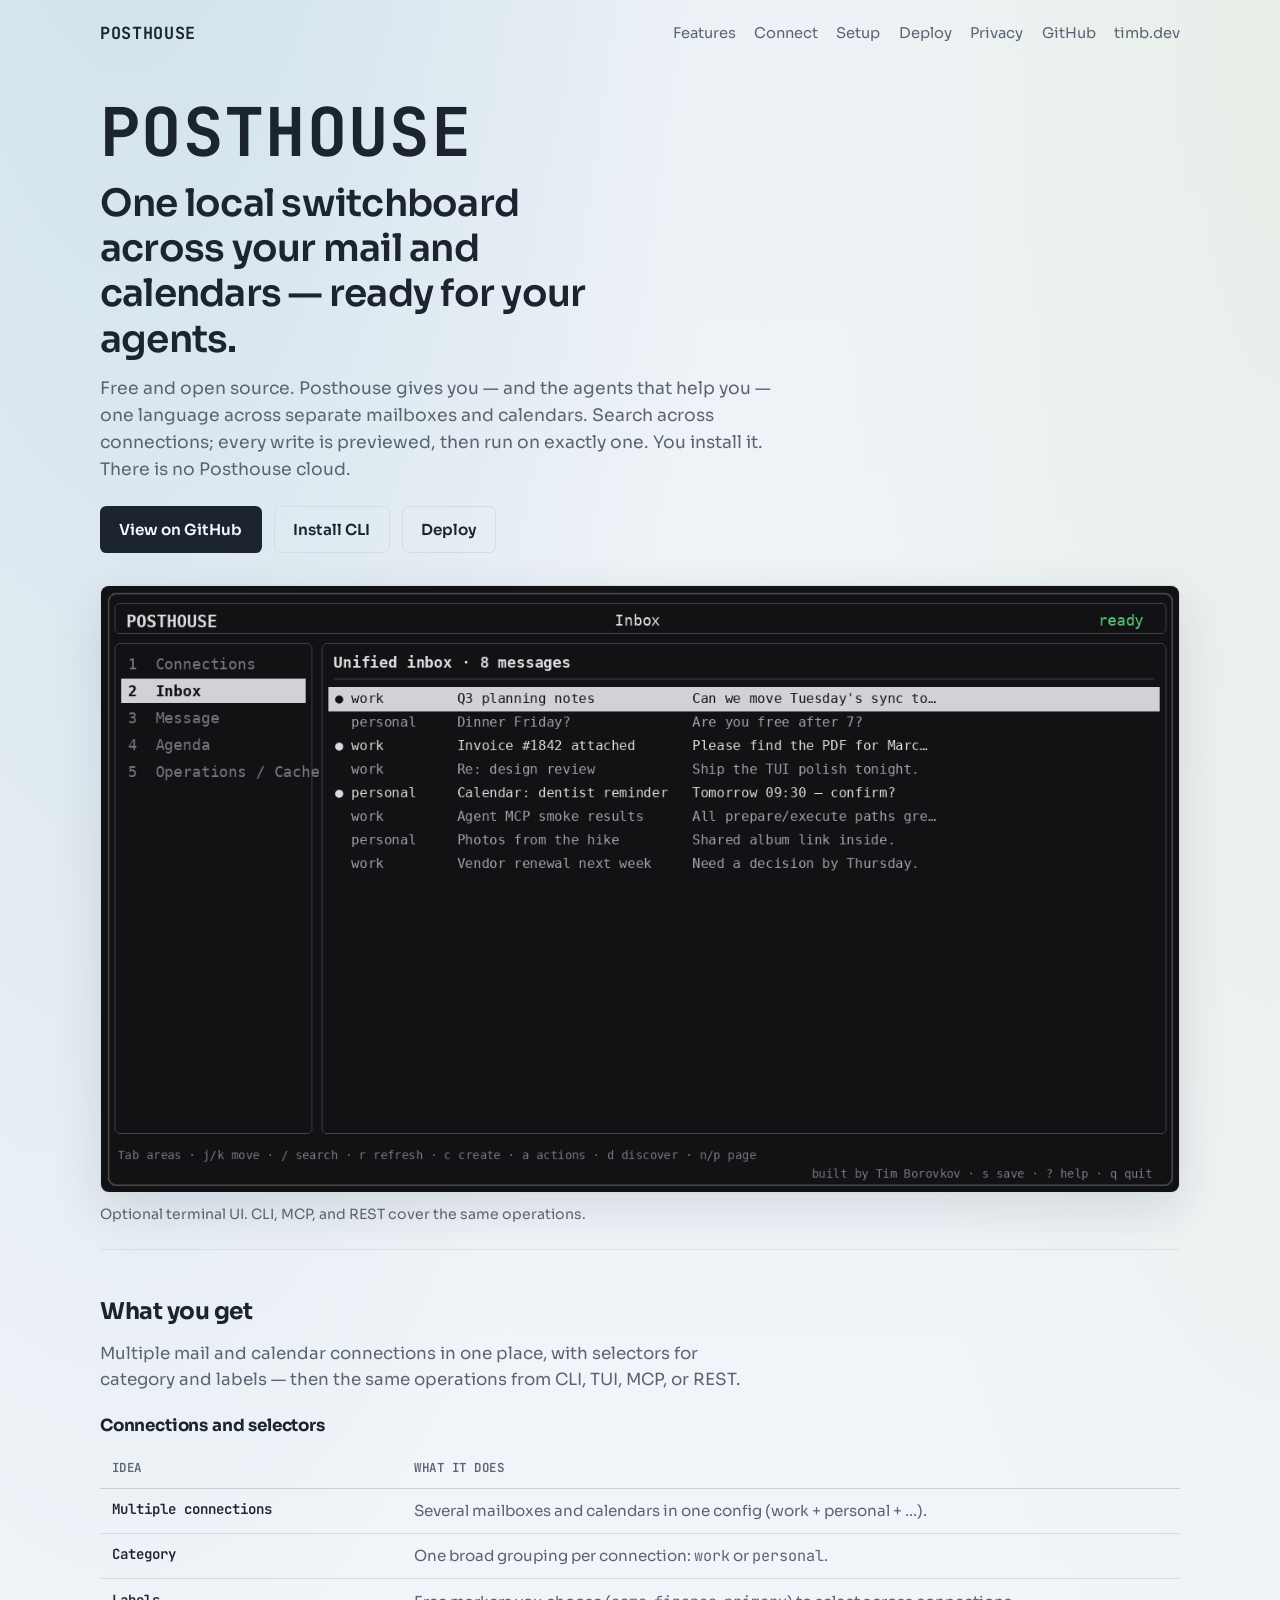
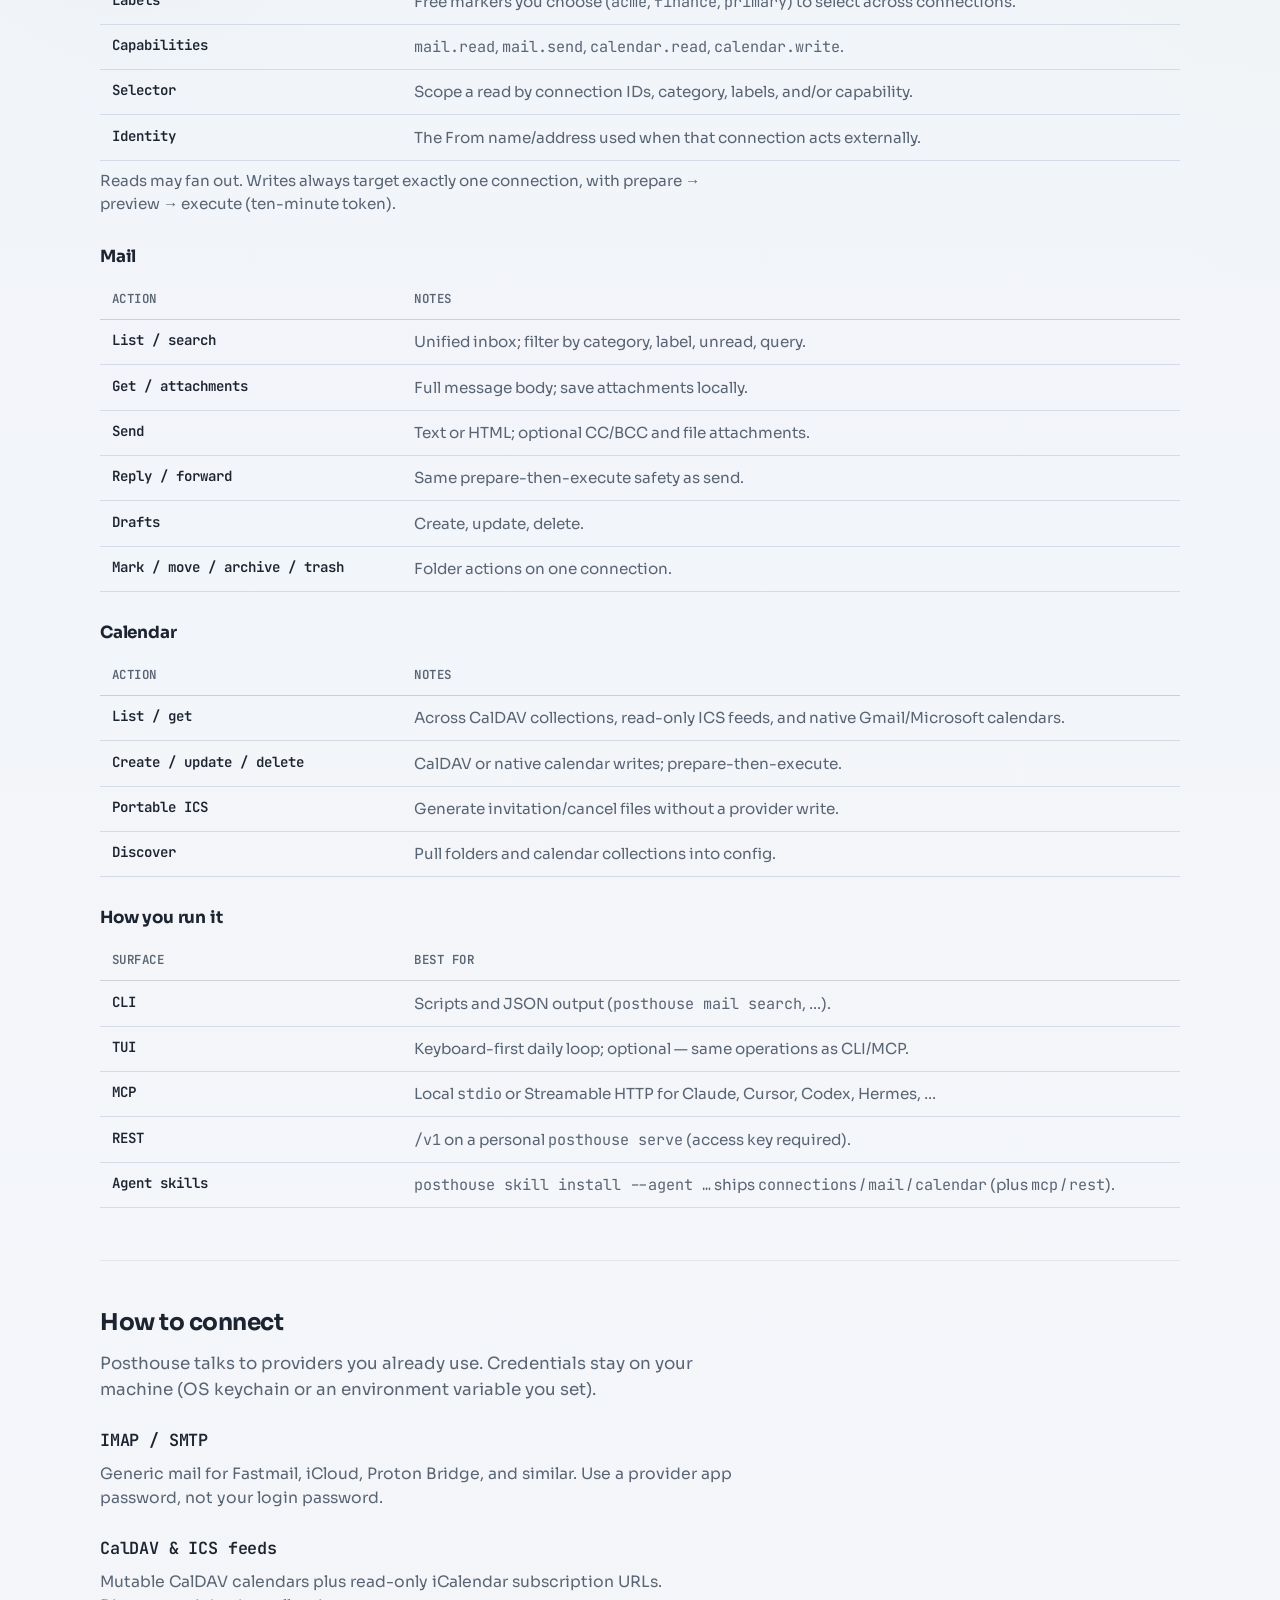
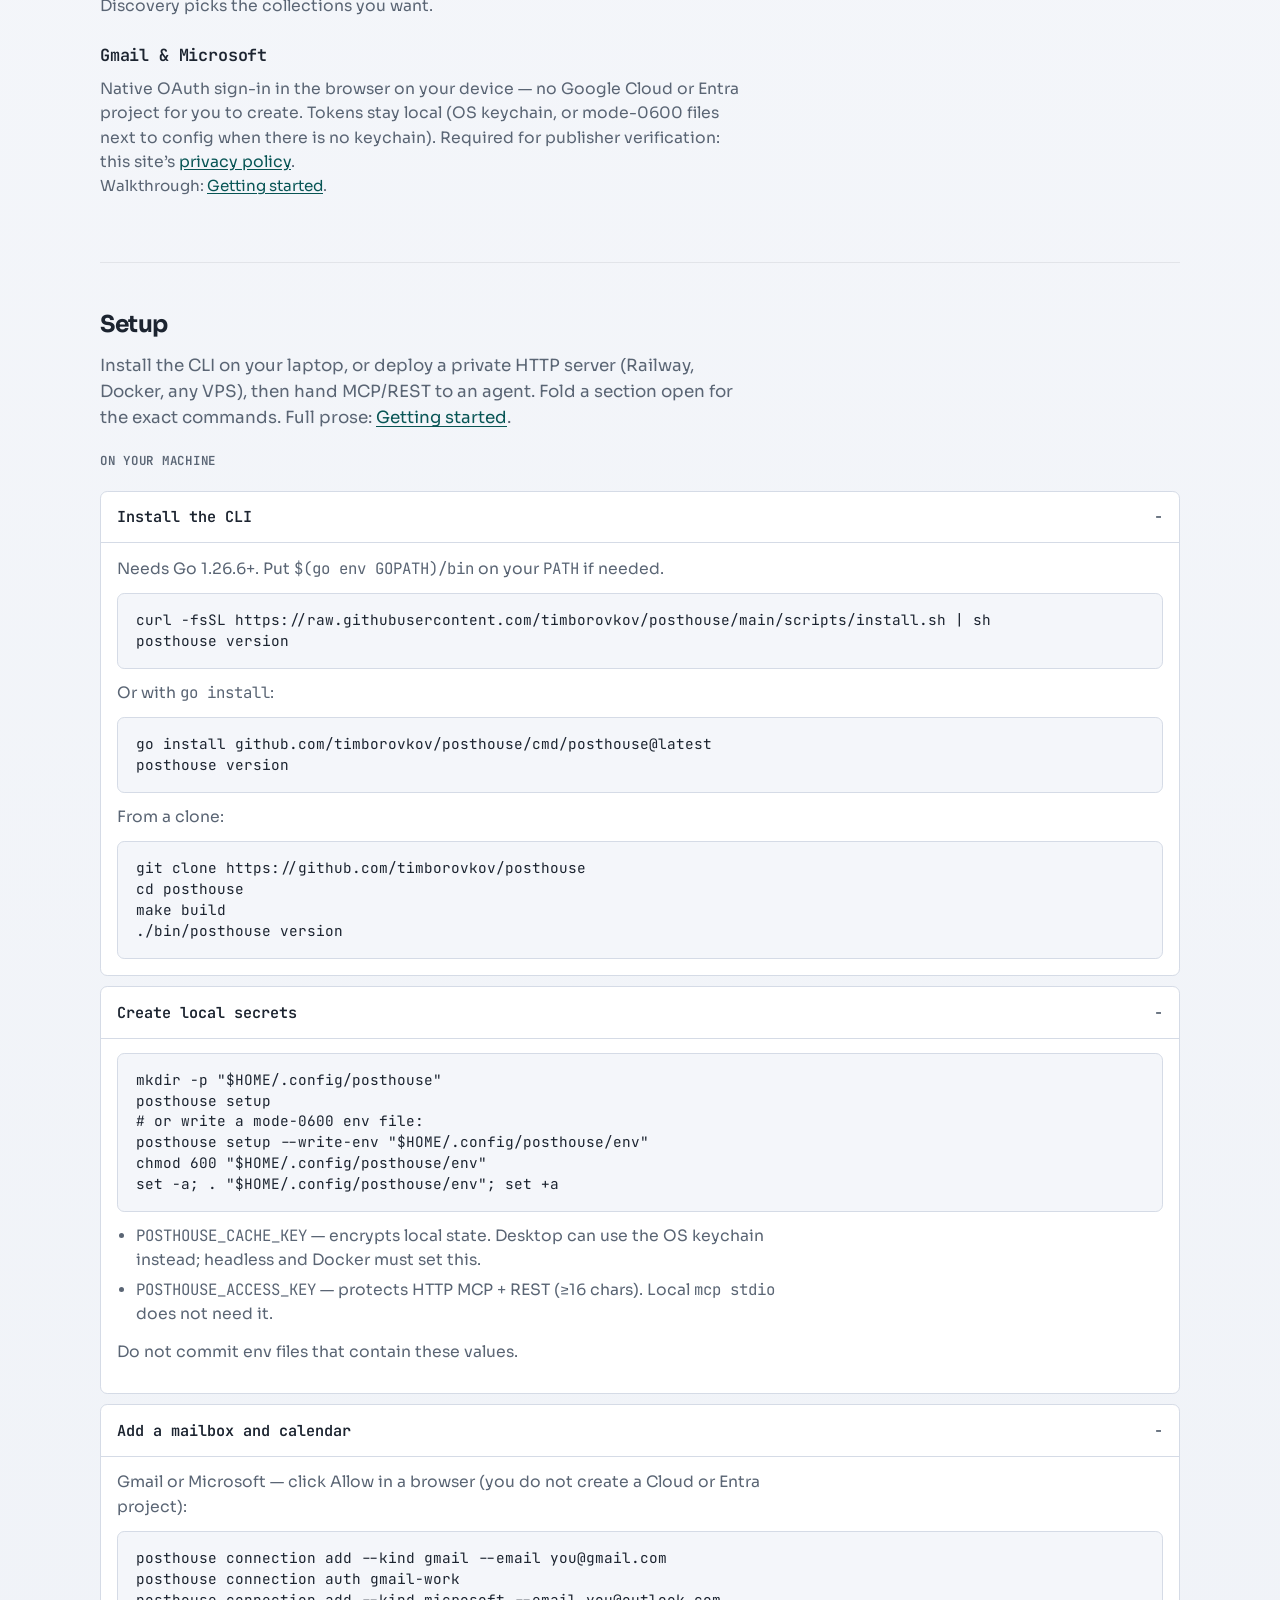
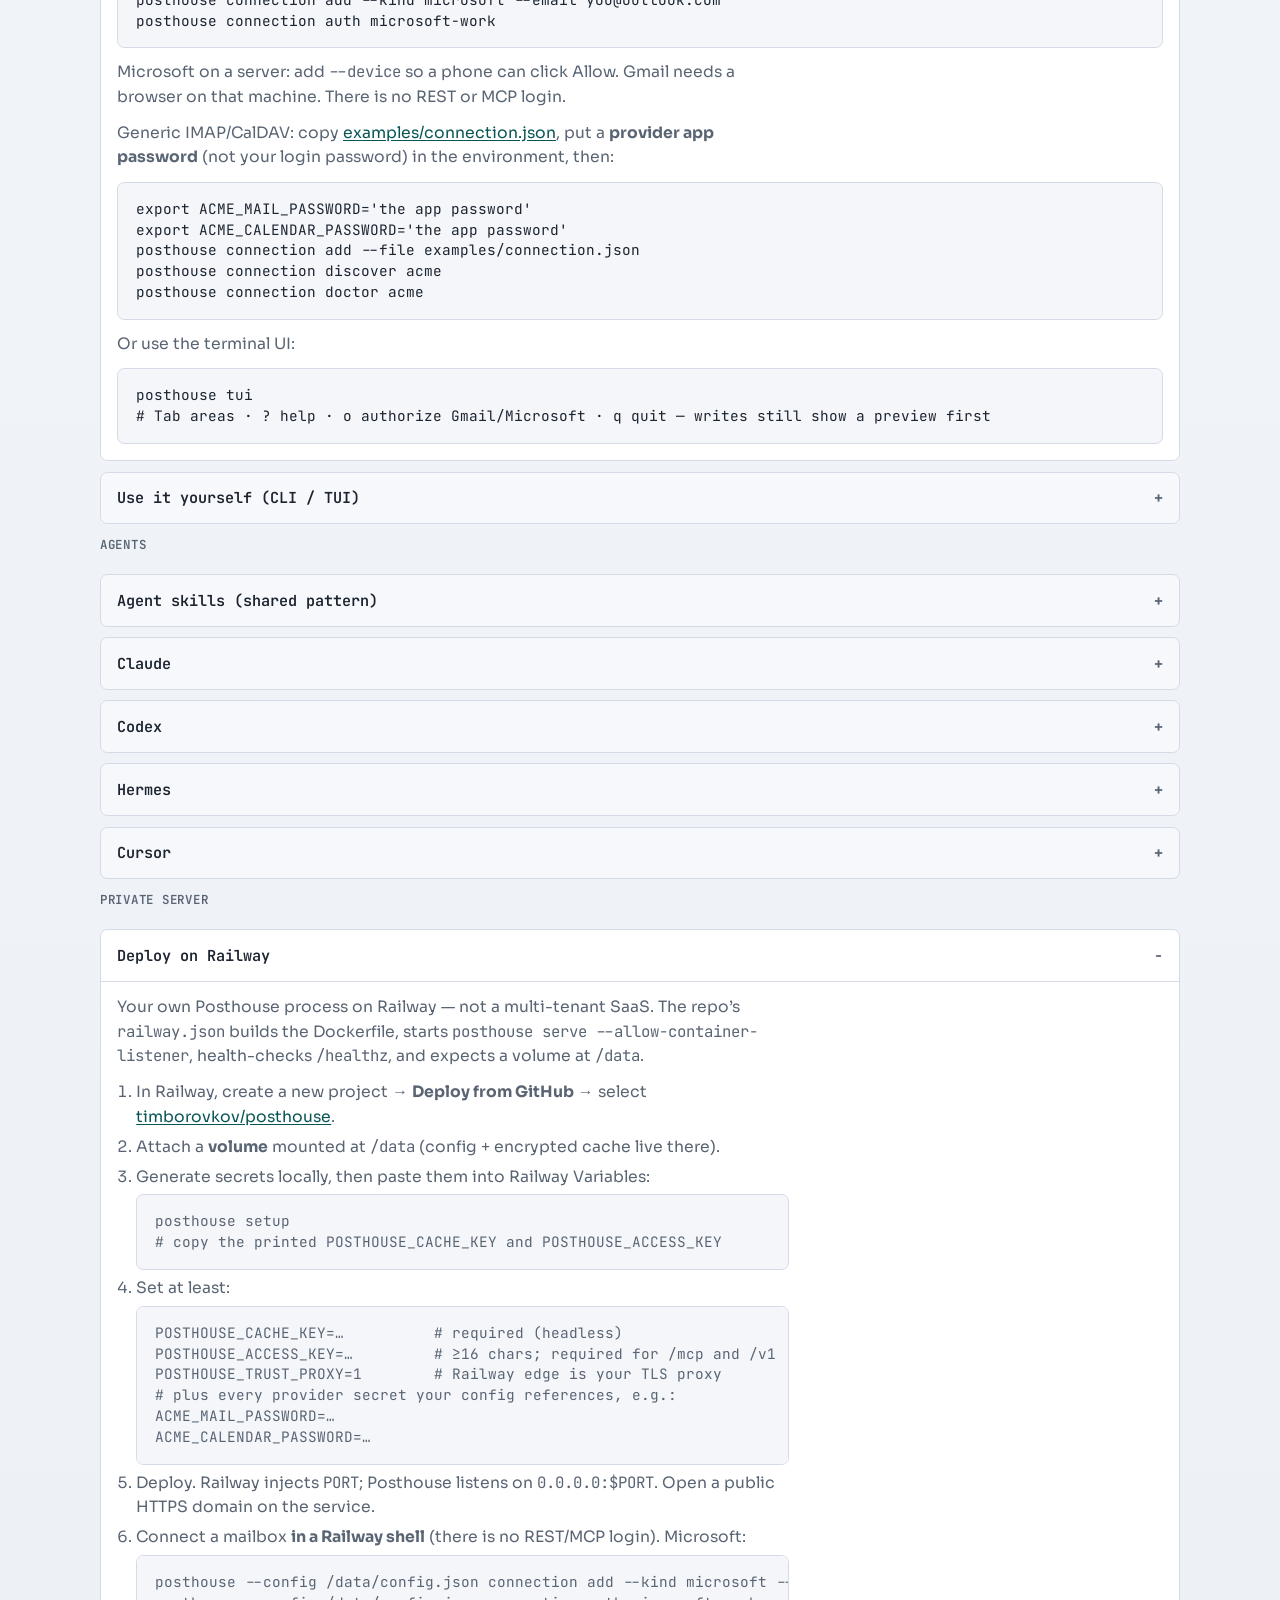
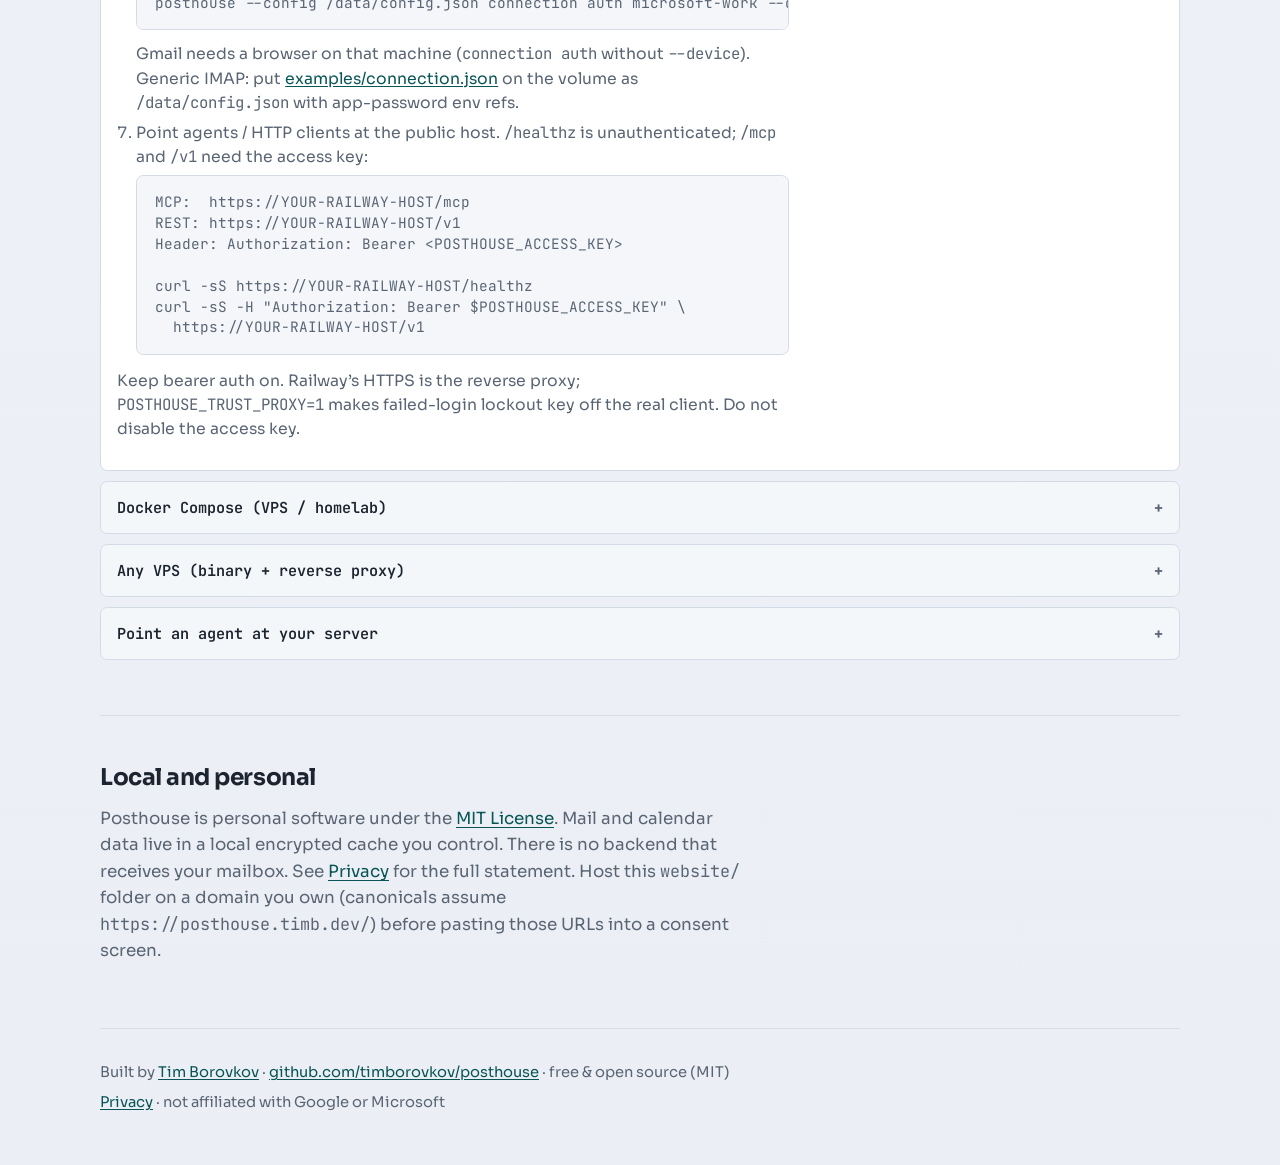
<file: website/index.html>
<!DOCTYPE html>
<html lang="en">
  <head>
    <meta charset="utf-8" />
    <meta name="viewport" content="width=device-width, initial-scale=1" />
    <title>Posthouse — local mail &amp; calendar switchboard</title>
    <meta
      name="description"
      content="Posthouse is a free, open-source, local-first CLI, MCP server, REST API, and terminal UI for multiple mail and calendar connections. Run it on your machine — not a hosted SaaS."
    />
    <meta name="author" content="Tim Borovkov" />
    <meta name="robots" content="index,follow" />
    <link rel="canonical" href="https://posthouse.timb.dev/" />
    <meta property="og:type" content="website" />
    <meta property="og:site_name" content="Posthouse" />
    <meta property="og:title" content="Posthouse — local mail &amp; calendar switchboard" />
    <meta
      property="og:description"
      content="One local switchboard across your mail and calendars — ready for your agents. Free and open source. You run it; nothing is hosted by Posthouse."
    />
    <meta property="og:url" content="https://posthouse.timb.dev/" />
    <meta property="og:image" content="https://posthouse.timb.dev/assets/tui-inbox.png" />
    <meta property="og:image:alt" content="Posthouse terminal UI showing a unified inbox" />
    <meta name="twitter:card" content="summary_large_image" />
    <meta name="twitter:title" content="Posthouse — local mail &amp; calendar switchboard" />
    <meta
      name="twitter:description"
      content="Free, open-source, local-first mail and calendar tool for people and agents."
    />
    <meta name="twitter:image" content="https://posthouse.timb.dev/assets/tui-inbox.png" />
    <link rel="stylesheet" href="assets/site.css" />
    <link rel="preconnect" href="https://fonts.googleapis.com" />
    <link rel="preconnect" href="https://fonts.gstatic.com" crossorigin />
    <link
      href="https://fonts.googleapis.com/css2?family=JetBrains+Mono:wght@500;700&family=Sora:wght@400;600;700&display=swap"
      rel="stylesheet"
    />
    <script type="application/ld+json">
      {
        "@context": "https://schema.org",
        "@type": "SoftwareApplication",
        "name": "Posthouse",
        "applicationCategory": "UtilitiesApplication",
        "operatingSystem": "Linux, macOS, Windows",
        "offers": {
          "@type": "Offer",
          "price": "0",
          "priceCurrency": "USD"
        },
        "license": "https://opensource.org/licenses/MIT",
        "url": "https://posthouse.timb.dev/",
        "codeRepository": "https://github.com/timborovkov/posthouse",
        "description": "Personal, local-first CLI, MCP server, REST API, and terminal UI for multiple mail and calendar connections.",
        "author": {
          "@type": "Person",
          "name": "Tim Borovkov",
          "url": "https://timb.dev"
        },
        "isAccessibleForFree": true
      }
    </script>
  </head>
  <body>
    <header class="wrap site-header">
      <a class="brand" href="/">POSTHOUSE</a>
      <nav class="nav" aria-label="Primary">
        <a href="#features">Features</a>
        <a href="#connect">Connect</a>
        <a href="#setup">Setup</a>
        <a href="#setup-railway">Deploy</a>
        <a href="privacy.html">Privacy</a>
        <a href="https://github.com/timborovkov/posthouse">GitHub</a>
        <a href="https://timb.dev">timb.dev</a>
      </nav>
    </header>

    <main>
      <section class="wrap hero" aria-labelledby="hero-brand">
        <p class="hero-brand" id="hero-brand">POSTHOUSE</p>
        <h1>One local switchboard across your mail and calendars — ready for your agents.</h1>
        <p class="lede">
          Free and open source. Posthouse gives you — and the agents that help
          you — one language across separate mailboxes and calendars. Search
          across connections; every write is previewed, then run on exactly one.
          You install it. There is no Posthouse cloud.
        </p>
        <div class="cta-row">
          <a class="btn btn-primary" href="https://github.com/timborovkov/posthouse">View on GitHub</a>
          <a class="btn btn-ghost" href="#setup-cli">Install CLI</a>
          <a class="btn btn-ghost" href="#setup-railway">Deploy</a>
        </div>
        <img
          class="shot"
          src="assets/tui-inbox.png"
          width="1280"
          height="720"
          alt="Posthouse terminal UI: unified inbox with work and personal demo messages"
        />
        <p class="shot-caption">
          Optional terminal UI. CLI, MCP, and REST cover the same operations.
        </p>
      </section>

      <section class="wrap section" id="features" aria-labelledby="features-title">
        <h2 id="features-title">What you get</h2>
        <p>
          Multiple mail and calendar connections in one place, with selectors
          for category and labels — then the same operations from CLI, TUI, MCP,
          or REST.
        </p>

        <h3>Connections and selectors</h3>
        <div class="table-wrap">
          <table class="feat">
            <thead>
              <tr>
                <th scope="col">Idea</th>
                <th scope="col">What it does</th>
              </tr>
            </thead>
            <tbody>
              <tr>
                <td>Multiple connections</td>
                <td>Several mailboxes and calendars in one config (work + personal + …).</td>
              </tr>
              <tr>
                <td>Category</td>
                <td>One broad grouping per connection: <code>work</code> or <code>personal</code>.</td>
              </tr>
              <tr>
                <td>Labels</td>
                <td>Free markers you choose (<code>acme</code>, <code>finance</code>, <code>primary</code>) to select across connections.</td>
              </tr>
              <tr>
                <td>Capabilities</td>
                <td><code>mail.read</code>, <code>mail.send</code>, <code>calendar.read</code>, <code>calendar.write</code>.</td>
              </tr>
              <tr>
                <td>Selector</td>
                <td>Scope a read by connection IDs, category, labels, and/or capability.</td>
              </tr>
              <tr>
                <td>Identity</td>
                <td>The From name/address used when that connection acts externally.</td>
              </tr>
            </tbody>
          </table>
        </div>
        <p class="note">
          Reads may fan out. Writes always target exactly one connection, with
          prepare → preview → execute (ten-minute token).
        </p>

        <h3>Mail</h3>
        <div class="table-wrap">
          <table class="feat">
            <thead>
              <tr>
                <th scope="col">Action</th>
                <th scope="col">Notes</th>
              </tr>
            </thead>
            <tbody>
              <tr>
                <td>List / search</td>
                <td>Unified inbox; filter by category, label, unread, query.</td>
              </tr>
              <tr>
                <td>Get / attachments</td>
                <td>Full message body; save attachments locally.</td>
              </tr>
              <tr>
                <td>Send</td>
                <td>Text or HTML; optional CC/BCC and file attachments.</td>
              </tr>
              <tr>
                <td>Reply / forward</td>
                <td>Same prepare-then-execute safety as send.</td>
              </tr>
              <tr>
                <td>Drafts</td>
                <td>Create, update, delete.</td>
              </tr>
              <tr>
                <td>Mark / move / archive / trash</td>
                <td>Folder actions on one connection.</td>
              </tr>
            </tbody>
          </table>
        </div>

        <h3>Calendar</h3>
        <div class="table-wrap">
          <table class="feat">
            <thead>
              <tr>
                <th scope="col">Action</th>
                <th scope="col">Notes</th>
              </tr>
            </thead>
            <tbody>
              <tr>
                <td>List / get</td>
                <td>Across CalDAV collections, read-only ICS feeds, and native Gmail/Microsoft calendars.</td>
              </tr>
              <tr>
                <td>Create / update / delete</td>
                <td>CalDAV or native calendar writes; prepare-then-execute.</td>
              </tr>
              <tr>
                <td>Portable ICS</td>
                <td>Generate invitation/cancel files without a provider write.</td>
              </tr>
              <tr>
                <td>Discover</td>
                <td>Pull folders and calendar collections into config.</td>
              </tr>
            </tbody>
          </table>
        </div>

        <h3>How you run it</h3>
        <div class="table-wrap">
          <table class="feat">
            <thead>
              <tr>
                <th scope="col">Surface</th>
                <th scope="col">Best for</th>
              </tr>
            </thead>
            <tbody>
              <tr>
                <td>CLI</td>
                <td>Scripts and JSON output (<code>posthouse mail search</code>, …).</td>
              </tr>
              <tr>
                <td>TUI</td>
                <td>Keyboard-first daily loop; optional — same operations as CLI/MCP.</td>
              </tr>
              <tr>
                <td>MCP</td>
                <td>Local <code>stdio</code> or Streamable HTTP for Claude, Cursor, Codex, Hermes, …</td>
              </tr>
              <tr>
                <td>REST</td>
                <td><code>/v1</code> on a personal <code>posthouse serve</code> (access key required).</td>
              </tr>
              <tr>
                <td>Agent skills</td>
                <td><code>posthouse skill install --agent …</code> ships <code>connections</code> / <code>mail</code> / <code>calendar</code> (plus <code>mcp</code> / <code>rest</code>).</td>
              </tr>
            </tbody>
          </table>
        </div>
      </section>

      <section class="wrap section" id="connect" aria-labelledby="connect-title">
        <h2 id="connect-title">How to connect</h2>
        <p>
          Posthouse talks to providers you already use. Credentials stay on your
          machine (OS keychain or an environment variable you set).
        </p>
        <ul class="connect-list">
          <li>
            <h3>IMAP / SMTP</h3>
            <p>
              Generic mail for Fastmail, iCloud, Proton Bridge, and similar.
              Use a provider app password, not your login password.
            </p>
          </li>
          <li>
            <h3>CalDAV &amp; ICS feeds</h3>
            <p>
              Mutable CalDAV calendars plus read-only iCalendar subscription
              URLs. Discovery picks the collections you want.
            </p>
          </li>
          <li>
            <h3>Gmail &amp; Microsoft</h3>
            <p>
              Native OAuth sign-in in the browser on your device — no Google
              Cloud or Entra project for you to create. Tokens stay local
              (OS keychain, or mode-0600 files next to config when there is no
              keychain). Required for publisher verification: this site’s
              <a href="privacy.html">privacy policy</a>.
            </p>
          </li>
        </ul>
        <p class="note">
          Walkthrough:
          <a href="https://github.com/timborovkov/posthouse/blob/main/GETTING-STARTED.md"
            >Getting started</a
          >.
        </p>
      </section>

      <section class="wrap section" id="setup" aria-labelledby="setup-title">
        <h2 id="setup-title">Setup</h2>
        <p>
          Install the CLI on your laptop, or deploy a private HTTP server
          (Railway, Docker, any VPS), then hand MCP/REST to an agent. Fold a
          section open for the exact commands. Full prose:
          <a href="https://github.com/timborovkov/posthouse/blob/main/GETTING-STARTED.md"
            >Getting started</a
          >.
        </p>

        <p class="setup-group">On your machine</p>

        <details class="setup-block" id="setup-cli" open>
          <summary><span class="setup-title">Install the CLI</span></summary>
          <div class="setup-body">
            <p>Needs Go 1.26.6+. Put <code>$(go env GOPATH)/bin</code> on your <code>PATH</code> if needed.</p>
            <pre><code>curl -fsSL https://raw.githubusercontent.com/timborovkov/posthouse/main/scripts/install.sh | sh
posthouse version</code></pre>
            <p>Or with <code>go install</code>:</p>
            <pre><code>go install github.com/timborovkov/posthouse/cmd/posthouse@latest
posthouse version</code></pre>
            <p>From a clone:</p>
            <pre><code>git clone https://github.com/timborovkov/posthouse
cd posthouse
make build
./bin/posthouse version</code></pre>
          </div>
        </details>

        <details class="setup-block" id="setup-secrets" open>
          <summary><span class="setup-title">Create local secrets</span></summary>
          <div class="setup-body">
            <pre><code>mkdir -p "$HOME/.config/posthouse"
posthouse setup
# or write a mode-0600 env file:
posthouse setup --write-env "$HOME/.config/posthouse/env"
chmod 600 "$HOME/.config/posthouse/env"
set -a; . "$HOME/.config/posthouse/env"; set +a</code></pre>
            <ul>
              <li><code>POSTHOUSE_CACHE_KEY</code> — encrypts local state. Desktop can use the OS keychain instead; headless and Docker must set this.</li>
              <li><code>POSTHOUSE_ACCESS_KEY</code> — protects HTTP MCP + REST (≥16 chars). Local <code>mcp stdio</code> does not need it.</li>
            </ul>
            <p>Do not commit env files that contain these values.</p>
          </div>
        </details>

        <details class="setup-block" id="setup-connection" open>
          <summary><span class="setup-title">Add a mailbox and calendar</span></summary>
          <div class="setup-body">
            <p>
              Gmail or Microsoft — click Allow in a browser (you do not create a
              Cloud or Entra project):
            </p>
            <pre><code>posthouse connection add --kind gmail --email you@gmail.com
posthouse connection auth gmail-work
posthouse connection add --kind microsoft --email you@outlook.com
posthouse connection auth microsoft-work</code></pre>
            <p>
              Microsoft on a server: add <code>--device</code> so a phone can
              click Allow. Gmail needs a browser on that machine. There is no
              REST or MCP login.
            </p>
            <p>
              Generic IMAP/CalDAV: copy
              <a href="https://github.com/timborovkov/posthouse/blob/main/examples/connection.json"
                >examples/connection.json</a
              >, put a <strong>provider app password</strong> (not your login password) in the environment, then:
            </p>
            <pre><code>export ACME_MAIL_PASSWORD='the app password'
export ACME_CALENDAR_PASSWORD='the app password'
posthouse connection add --file examples/connection.json
posthouse connection discover acme
posthouse connection doctor acme</code></pre>
            <p>Or use the terminal UI:</p>
            <pre><code>posthouse tui
# Tab areas · ? help · o authorize Gmail/Microsoft · q quit — writes still show a preview first</code></pre>
          </div>
        </details>

        <details class="setup-block" id="setup-yourself">
          <summary><span class="setup-title">Use it yourself (CLI / TUI)</span></summary>
          <div class="setup-body">
            <pre><code>posthouse mail list --category work --label primary --unread
posthouse mail search --query renewal --page-size 25
posthouse calendar list --start 2026-08-01T00:00:00Z --end 2026-09-01T00:00:00Z
posthouse tui</code></pre>
            <p>
              Writes prepare a ten-minute token — inspect with
              <code>operation show</code>, then <code>operation execute</code>.
              Nothing is sent until execute.
            </p>
          </div>
        </details>

        <p class="setup-group">Agents</p>

        <details class="setup-block" id="setup-skills">
          <summary><span class="setup-title">Agent skills (shared pattern)</span></summary>
          <div class="setup-body">
            <p>
              Skills teach CLI, MCP, and REST — including prepare-before-execute.
              <code>--agent</code> accepts <code>claude</code>, <code>cursor</code>,
              <code>codex</code>, or <code>hermes</code>.
            </p>
            <pre><code>posthouse skill install --agent claude connections mail calendar
posthouse skill list
# transports when needed:
# posthouse skill install --agent claude mcp
# posthouse skill install --agent claude --all
# or: posthouse skill install --dir PATH connections mail calendar</code></pre>
            <p>Pick the surface that matches how you run Posthouse:</p>
            <ul>
              <li>CLI on this machine → <code>connections mail calendar</code></li>
              <li>Local MCP → <code>posthouse mcp stdio</code> + the <code>mcp</code> skill</li>
              <li>Server URL → <code>rest</code> and/or <code>mcp</code> skills + <code>POSTHOUSE_ACCESS_KEY</code></li>
            </ul>
          </div>
        </details>

        <details class="setup-block" id="setup-claude">
          <summary><span class="setup-title">Claude</span></summary>
          <div class="setup-body">
            <p>Install the CLI first (above), then skills:</p>
            <pre><code>posthouse skill install --agent claude connections mail calendar</code></pre>
            <p>Register local MCP stdio in your MCP client config (no access key):</p>
            <pre><code>{
  "mcpServers": {
    "posthouse": {
      "command": "/absolute/path/to/posthouse",
      "args": ["mcp", "stdio"],
      "env": {
        "POSTHOUSE_CACHE_KEY": "...",
        "ACME_MAIL_PASSWORD": "..."
      }
    }
  }
}</code></pre>
            <p>Use <code>which posthouse</code> for the absolute path after install.</p>
          </div>
        </details>

        <details class="setup-block" id="setup-codex">
          <summary><span class="setup-title">Codex</span></summary>
          <div class="setup-body">
            <p>Install the Posthouse binary, then skills and the same MCP stdio config pattern as Claude:</p>
            <pre><code>posthouse skill install --agent codex connections mail calendar</code></pre>
            <pre><code>{
  "mcpServers": {
    "posthouse": {
      "command": "/absolute/path/to/posthouse",
      "args": ["mcp", "stdio"]
    }
  }
}</code></pre>
          </div>
        </details>

        <details class="setup-block" id="setup-hermes">
          <summary><span class="setup-title">Hermes</span></summary>
          <div class="setup-body">
            <p>
              Install the CLI, then Hermes skills. Hermes calls the same MCP tools
              (<code>messages_search</code>, prepare/execute, and so on.
            </p>
            <pre><code>posthouse skill install --agent hermes connections mail calendar</code></pre>
            <p>Local stdio (same JSON shape as Claude/Codex), or remote HTTPS:</p>
            <pre><code># Local: posthouse mcp stdio via the MCP client config
# Remote MCP:
#   URL:    https://your-host/mcp
#   Header: Authorization: Bearer &lt;POSTHOUSE_ACCESS_KEY&gt;</code></pre>
          </div>
        </details>

        <details class="setup-block" id="setup-cursor">
          <summary><span class="setup-title">Cursor</span></summary>
          <div class="setup-body">
            <p>Install the CLI, then Cursor skills and an MCP server entry:</p>
            <pre><code>posthouse skill install --agent cursor connections mail calendar</code></pre>
            <pre><code>{
  "mcpServers": {
    "posthouse": {
      "command": "/absolute/path/to/posthouse",
      "args": ["mcp", "stdio"]
    }
  }
}</code></pre>
            <p>
              For a private server instead, point Cursor at
              <code>https://your-host/mcp</code> with
              <code>Authorization: Bearer &lt;POSTHOUSE_ACCESS_KEY&gt;</code>.
            </p>
          </div>
        </details>

        <p class="setup-group" id="setup-deploy">Private server</p>

        <details class="setup-block" id="setup-railway" open>
          <summary><span class="setup-title">Deploy on Railway</span></summary>
          <div class="setup-body">
            <p>
              Your own Posthouse process on Railway — not a multi-tenant SaaS.
              The repo’s <code>railway.json</code> builds the Dockerfile, starts
              <code>posthouse serve --allow-container-listener</code>, health-checks
              <code>/healthz</code>, and expects a volume at <code>/data</code>.
            </p>
            <ol>
              <li>
                In Railway, create a new project →
                <strong>Deploy from GitHub</strong> → select
                <a href="https://github.com/timborovkov/posthouse">timborovkov/posthouse</a>.
              </li>
              <li>
                Attach a <strong>volume</strong> mounted at <code>/data</code>
                (config + encrypted cache live there).
              </li>
              <li>
                Generate secrets locally, then paste them into Railway Variables:
                <pre><code>posthouse setup
# copy the printed POSTHOUSE_CACHE_KEY and POSTHOUSE_ACCESS_KEY</code></pre>
              </li>
              <li>
                Set at least:
                <pre><code>POSTHOUSE_CACHE_KEY=…          # required (headless)
POSTHOUSE_ACCESS_KEY=…         # ≥16 chars; required for /mcp and /v1
POSTHOUSE_TRUST_PROXY=1        # Railway edge is your TLS proxy
# plus every provider secret your config references, e.g.:
ACME_MAIL_PASSWORD=…
ACME_CALENDAR_PASSWORD=…</code></pre>
              </li>
              <li>
                Deploy. Railway injects <code>PORT</code>; Posthouse listens on
                <code>0.0.0.0:$PORT</code>. Open a public HTTPS domain on the service.
              </li>
              <li>
                Connect a mailbox <strong>in a Railway shell</strong> (there is
                no REST/MCP login). Microsoft:
                <pre><code>posthouse --config /data/config.json connection add --kind microsoft --email you@outlook.com
posthouse --config /data/config.json connection auth microsoft-work --device</code></pre>
                Gmail needs a browser on that machine (<code>connection auth</code>
                without <code>--device</code>). Generic IMAP: put
                <a href="https://github.com/timborovkov/posthouse/blob/main/examples/connection.json"
                  >examples/connection.json</a
                >
                on the volume as <code>/data/config.json</code> with app-password env refs.
              </li>
              <li>
                Point agents / HTTP clients at the public host.
                <code>/healthz</code> is unauthenticated; <code>/mcp</code> and
                <code>/v1</code> need the access key:
                <pre><code>MCP:  https://YOUR-RAILWAY-HOST/mcp
REST: https://YOUR-RAILWAY-HOST/v1
Header: Authorization: Bearer &lt;POSTHOUSE_ACCESS_KEY&gt;

curl -sS https://YOUR-RAILWAY-HOST/healthz
curl -sS -H "Authorization: Bearer $POSTHOUSE_ACCESS_KEY" \
  https://YOUR-RAILWAY-HOST/v1</code></pre>
              </li>
            </ol>
            <p>
              Keep bearer auth on. Railway’s HTTPS is the reverse proxy;
              <code>POSTHOUSE_TRUST_PROXY=1</code> makes failed-login lockout key
              off the real client. Do not disable the access key.
            </p>
          </div>
        </details>

        <details class="setup-block" id="setup-docker">
          <summary><span class="setup-title">Docker Compose (VPS / homelab)</span></summary>
          <div class="setup-body">
            <p>
              Same HTTP surface as Railway: Streamable MCP at <code>/mcp</code>,
              REST at <code>/v1</code>, behind an access key. Default Compose binds
              loopback only — put TLS in front for the internet.
            </p>
            <pre><code>git clone https://github.com/timborovkov/posthouse
cd posthouse
# with a local posthouse binary:
mkdir -p "$HOME/.config/posthouse"
posthouse setup --write-env .env
# or without a binary yet:
# cp .env.example .env
# edit .env: POSTHOUSE_CACHE_KEY, POSTHOUSE_ACCESS_KEY, provider passwords
docker compose up --build -d
# host: 127.0.0.1:8791 → container :8791
curl -sS http://127.0.0.1:8791/healthz
curl -sS -H "Authorization: Bearer $POSTHOUSE_ACCESS_KEY" \
  http://127.0.0.1:8791/v1</code></pre>
            <p>Expose remotely only behind TLS (Caddy, nginx, Traefik, …):</p>
            <pre><code># reverse-proxy https://mail.example.com → 127.0.0.1:8791
# then set on the container:
POSTHOUSE_TRUST_PROXY=1

# or, only on a private network / already-TLS host port:
docker compose -f docker-compose.yml -f docker-compose.private.yml up --build -d</code></pre>
            <p>
              Data persists in the <code>posthouse-data</code> volume at
              <code>/data</code>. Full flags:
              <a href="https://github.com/timborovkov/posthouse/blob/main/INSTALLATION-AND-USAGE-GUIDE.md"
                >Installation guide</a
              >.
            </p>
          </div>
        </details>

        <details class="setup-block" id="setup-vps">
          <summary><span class="setup-title">Any VPS (binary + reverse proxy)</span></summary>
          <div class="setup-body">
            <p>
              Install the CLI on the server, write secrets, then run
              <code>posthouse serve</code> behind HTTPS.
            </p>
            <pre><code># on the VPS
curl -fsSL https://raw.githubusercontent.com/timborovkov/posthouse/main/scripts/install.sh | sh
sudo mkdir -p /etc/posthouse /var/lib/posthouse
sudo chown "$USER":"$USER" /etc/posthouse /var/lib/posthouse
posthouse setup --write-env /etc/posthouse/env
chmod 600 /etc/posthouse/env
# put connections in /var/lib/posthouse/config.json
set -a; . /etc/posthouse/env; set +a
posthouse --config /var/lib/posthouse/config.json serve --address 127.0.0.1:8791</code></pre>
            <p>
              Terminate TLS on Caddy/nginx to <code>127.0.0.1:8791</code>, set
              <code>POSTHOUSE_TRUST_PROXY=1</code>, and keep
              <code>POSTHOUSE_ACCESS_KEY</code>. Hosts that inject
              <code>PORT</code> (PaaS containers) need
              <code>--allow-container-listener</code> or
              <code>POSTHOUSE_ALLOW_CONTAINER_LISTENER=1</code> — same as Railway.
            </p>
            <pre><code>MCP:  https://mail.example.com/mcp
REST: https://mail.example.com/v1
Authorization: Bearer &lt;POSTHOUSE_ACCESS_KEY&gt;

curl -sS https://mail.example.com/healthz</code></pre>
          </div>
        </details>

        <details class="setup-block" id="setup-remote-agents">
          <summary><span class="setup-title">Point an agent at your server</span></summary>
          <div class="setup-body">
            <p>
              After Railway, Docker, or a VPS is up, teach the agent the HTTP
              skills and the URL — not local <code>stdio</code>.
            </p>
            <pre><code>posthouse skill install --agent claude rest mcp
# (or cursor / codex / hermes; add connections mail calendar if the agent also runs the CLI)</code></pre>
            <pre><code># MCP over HTTPS
URL:     https://YOUR-HOST/mcp
Header:  Authorization: Bearer &lt;POSTHOUSE_ACCESS_KEY&gt;

# REST
curl -sS -H "Authorization: Bearer $POSTHOUSE_ACCESS_KEY" \
  https://YOUR-HOST/v1
# Writes still prepare → preview → POST /v1/operations/execute</code></pre>
          </div>
        </details>
      </section>

      <section class="wrap section" id="about" aria-labelledby="about-title">
        <h2 id="about-title">Local and personal</h2>
        <p>
          Posthouse is personal software under the
          <a href="https://github.com/timborovkov/posthouse/blob/main/LICENSE">MIT License</a>.
          Mail and calendar data live in a local encrypted cache you control.
          There is no backend that receives your mailbox. See
          <a href="privacy.html">Privacy</a> for the full statement.
          Host this <code>website/</code> folder on a domain you own (canonicals
          assume <code>https://posthouse.timb.dev/</code>) before pasting those
          URLs into a consent screen.
        </p>
      </section>
    </main>

    <footer class="wrap site-footer">
      <p>
        Built by
        <a href="https://timb.dev">Tim Borovkov</a>
        ·
        <a href="https://github.com/timborovkov/posthouse">github.com/timborovkov/posthouse</a>
        · free &amp; open source (MIT)
      </p>
      <p>
        <a href="privacy.html">Privacy</a>
        · not affiliated with Google or Microsoft
      </p>
    </footer>
    <script>
      (function () {
        function openHash() {
          var id = location.hash.slice(1);
          if (!id) return;
          var el = document.getElementById(id);
          if (el && el.tagName === "DETAILS") {
            el.open = true;
            el.scrollIntoView({ block: "nearest" });
          }
        }
        openHash();
        window.addEventListener("hashchange", openHash);
      })();
    </script>
  </body>
</html>
</file>
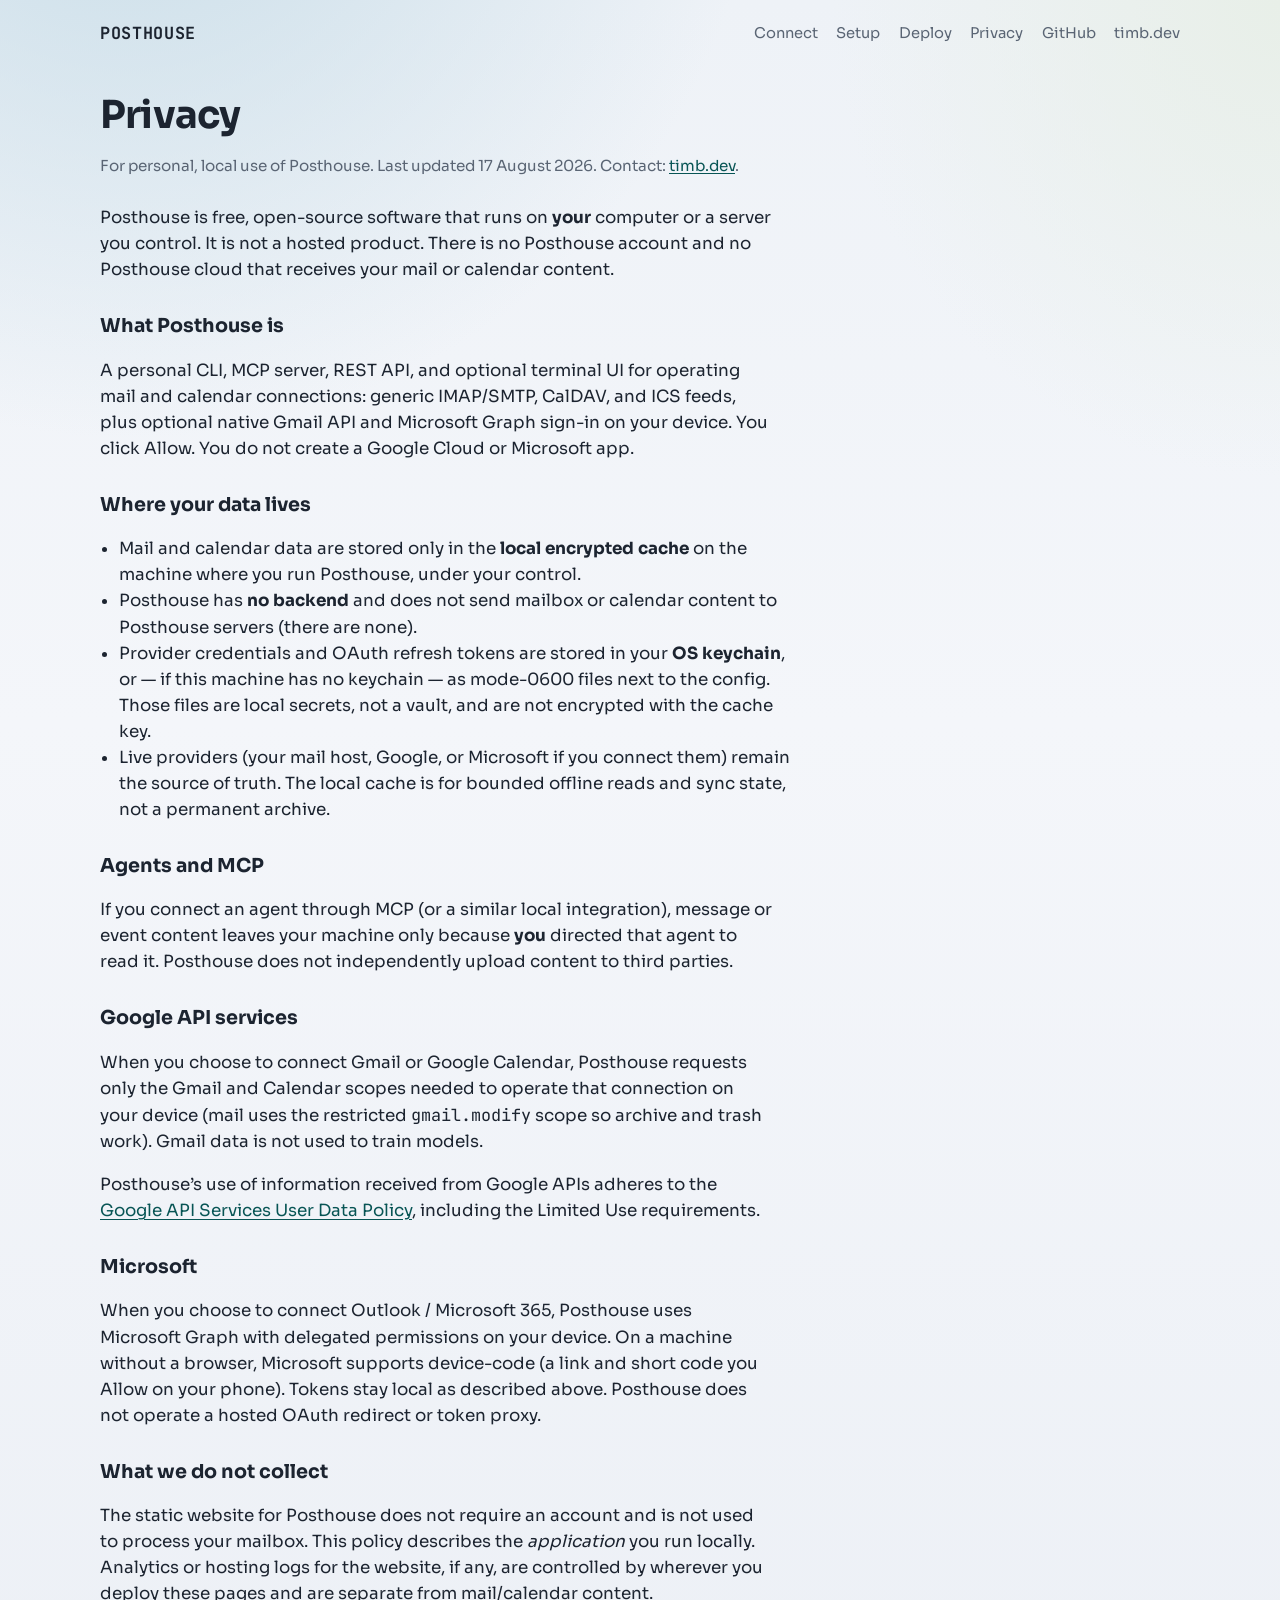
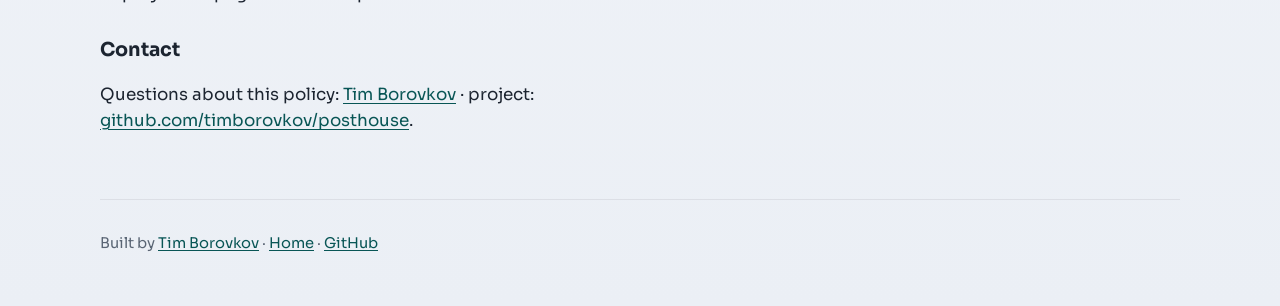
<file: website/privacy.html>
<!DOCTYPE html>
<html lang="en">
  <head>
    <meta charset="utf-8" />
    <meta name="viewport" content="width=device-width, initial-scale=1" />
    <title>Privacy — Posthouse</title>
    <meta
      name="description"
      content="Posthouse privacy policy: local-first mail and calendar software. No Posthouse backend. Mailbox data stays on your machine. Optional Google/Microsoft sign-in is on-device."
    />
    <meta name="author" content="Tim Borovkov" />
    <meta name="robots" content="index,follow" />
    <link rel="canonical" href="https://posthouse.timb.dev/privacy.html" />
    <meta property="og:type" content="website" />
    <meta property="og:site_name" content="Posthouse" />
    <meta property="og:title" content="Privacy — Posthouse" />
    <meta
      property="og:description"
      content="Posthouse runs on your machine. Mail and calendar data stay in a local encrypted cache. There is no Posthouse cloud."
    />
    <meta property="og:url" content="https://posthouse.timb.dev/privacy.html" />
    <meta property="og:image" content="https://posthouse.timb.dev/assets/tui-inbox.png" />
    <link rel="stylesheet" href="assets/site.css" />
    <link rel="preconnect" href="https://fonts.googleapis.com" />
    <link rel="preconnect" href="https://fonts.gstatic.com" crossorigin />
    <link
      href="https://fonts.googleapis.com/css2?family=JetBrains+Mono:wght@500;700&family=Sora:wght@400;600;700&display=swap"
      rel="stylesheet"
    />
  </head>
  <body>
    <header class="wrap site-header">
      <a class="brand" href="/">POSTHOUSE</a>
      <nav class="nav" aria-label="Primary">
        <a href="/#connect">Connect</a>
        <a href="/#setup">Setup</a>
        <a href="/#setup-railway">Deploy</a>
        <a href="privacy.html">Privacy</a>
        <a href="https://github.com/timborovkov/posthouse">GitHub</a>
        <a href="https://timb.dev">timb.dev</a>
      </nav>
    </header>

    <main class="wrap privacy-body">
      <h1>Privacy</h1>
      <p class="meta">
        For personal, local use of Posthouse. Last updated 17 August 2026.
        Contact:
        <a href="https://timb.dev">timb.dev</a>.
      </p>

      <p>
        Posthouse is free, open-source software that runs on
        <strong>your</strong> computer or a server you control. It is not a
        hosted product. There is no Posthouse account and no Posthouse cloud
        that receives your mail or calendar content.
      </p>

      <h2>What Posthouse is</h2>
      <p>
        A personal CLI, MCP server, REST API, and optional terminal UI for
        operating mail and calendar connections: generic IMAP/SMTP, CalDAV, and
        ICS feeds, plus optional native Gmail API and Microsoft Graph sign-in
        on your device. You click Allow. You do not create a Google Cloud or
        Microsoft app.
      </p>

      <h2>Where your data lives</h2>
      <ul>
        <li>
          Mail and calendar data are stored only in the
          <strong>local encrypted cache</strong> on the machine where you run
          Posthouse, under your control.
        </li>
        <li>
          Posthouse has <strong>no backend</strong> and does not send mailbox or
          calendar content to Posthouse servers (there are none).
        </li>
        <li>
          Provider credentials and OAuth refresh tokens are stored in your
          <strong>OS keychain</strong>, or — if this machine has no keychain —
          as mode-0600 files next to the config. Those files are local secrets,
          not a vault, and are not encrypted with the cache key.
        </li>
        <li>
          Live providers (your mail host, Google, or Microsoft if you connect
          them) remain the source of truth. The local cache is for
          bounded offline reads and sync state, not a permanent archive.
        </li>
      </ul>

      <h2>Agents and MCP</h2>
      <p>
        If you connect an agent through MCP (or a similar local integration),
        message or event content leaves your machine only because
        <strong>you</strong> directed that agent to read it. Posthouse does not
        independently upload content to third parties.
      </p>

      <h2>Google API services</h2>
      <p>
        When you choose to connect Gmail or Google Calendar, Posthouse requests
        only the Gmail and Calendar scopes needed to operate that connection on
        your device (mail uses the restricted <code>gmail.modify</code> scope so
        archive and trash work). Gmail data is not used to train models.
      </p>
      <p>
        Posthouse’s use of information received from Google APIs adheres to the
        <a href="https://developers.google.com/terms/api-services-user-data-policy"
          >Google API Services User Data Policy</a
        >, including the Limited Use requirements.
      </p>

      <h2>Microsoft</h2>
      <p>
        When you choose to connect Outlook / Microsoft 365, Posthouse uses
        Microsoft Graph with delegated permissions on your device. On a machine
        without a browser, Microsoft supports device-code (a link and short code
        you Allow on your phone). Tokens stay local as described above.
        Posthouse does not operate a hosted OAuth redirect or token proxy.
      </p>

      <h2>What we do not collect</h2>
      <p>
        The static website for Posthouse does not require an account and is not
        used to process your mailbox. This policy describes the
        <em>application</em> you run locally. Analytics or hosting logs for the
        website, if any, are controlled by wherever you deploy these pages and
        are separate from mail/calendar content.
      </p>

      <h2>Contact</h2>
      <p>
        Questions about this policy:
        <a href="https://timb.dev">Tim Borovkov</a>
        · project:
        <a href="https://github.com/timborovkov/posthouse"
          >github.com/timborovkov/posthouse</a
        >.
      </p>
    </main>

    <footer class="wrap site-footer">
      <p>
        Built by
        <a href="https://timb.dev">Tim Borovkov</a>
        ·
        <a href="/">Home</a>
        ·
        <a href="https://github.com/timborovkov/posthouse">GitHub</a>
      </p>
    </footer>
  </body>
</html>
</file>
<file: website/assets/site.css>
:root {
  --ink: #1c2430;
  --muted: #5a6574;
  --line: #d5dbe6;
  --paper: #f4f6fa;
  --panel: #ffffff;
  --accent: #0d6e6e;
  --accent-ink: #085555;
  --glow: #c8dde8;
  --shadow: 0 18px 50px rgba(28, 36, 48, 0.12);
  --mono: "JetBrains Mono", "Cascadia Code", ui-monospace, monospace;
  --sans: "Sora", "Segoe UI", sans-serif;
}

*,
*::before,
*::after {
  box-sizing: border-box;
}

html {
  scroll-behavior: smooth;
  -webkit-text-size-adjust: 100%;
  text-size-adjust: 100%;
}

body {
  margin: 0;
  color: var(--ink);
  font-family: var(--sans);
  font-size: 1.05rem;
  line-height: 1.55;
  background:
    radial-gradient(ellipse 90% 60% at 10% -10%, var(--glow), transparent 55%),
    radial-gradient(ellipse 70% 50% at 100% 0%, #e8efe8, transparent 50%),
    linear-gradient(180deg, #eef2f7 0%, var(--paper) 38%, #ebeff5 100%);
  min-height: 100vh;
  overflow-x: clip;
}

a {
  color: var(--accent-ink);
  text-underline-offset: 0.15em;
}

a:hover {
  color: var(--accent);
}

a:focus-visible,
.btn:focus-visible,
.nav a:focus-visible,
.brand:focus-visible,
.setup-block > summary:focus-visible {
  outline: 2px solid var(--accent);
  outline-offset: 3px;
}

.setup-title {
  font: inherit;
}

.btn:focus-visible {
  outline-offset: 2px;
}

.wrap {
  width: min(1080px, calc(100% - 2.5rem));
  margin-inline: auto;
}

.site-header {
  display: flex;
  align-items: center;
  justify-content: space-between;
  gap: 1rem;
  padding: 1.25rem 0 0.5rem;
}

.brand {
  font-family: var(--mono);
  font-weight: 700;
  font-size: 1.05rem;
  letter-spacing: 0.04em;
  text-decoration: none;
  color: var(--ink);
}

.nav {
  display: flex;
  flex-wrap: wrap;
  gap: 0.85rem 1.15rem;
  font-size: 0.92rem;
}

.nav a {
  text-decoration: none;
  color: var(--muted);
}

.nav a:hover {
  color: var(--ink);
}

.hero {
  padding: 2.75rem 0 1.5rem;
}

.hero-brand {
  margin: 0 0 1rem;
  font-family: var(--mono);
  font-size: clamp(2.4rem, 7vw, 4.2rem);
  font-weight: 700;
  letter-spacing: 0.02em;
  line-height: 1;
}

.hero h1 {
  margin: 0 0 0.85rem;
  max-width: 18ch;
  font-size: clamp(1.55rem, 3.4vw, 2.35rem);
  font-weight: 600;
  line-height: 1.2;
  letter-spacing: -0.02em;
}

.hero .lede {
  margin: 0 0 1.5rem;
  max-width: 42rem;
  color: var(--muted);
  font-size: 1.08rem;
}

.cta-row {
  display: flex;
  flex-wrap: wrap;
  gap: 0.75rem;
  margin-bottom: 2rem;
}

.btn {
  display: inline-flex;
  align-items: center;
  justify-content: center;
  min-height: 2.75rem;
  padding: 0.65rem 1.15rem;
  border-radius: 0.4rem;
  border: 1px solid transparent;
  font-family: var(--sans);
  font-size: 0.95rem;
  font-weight: 600;
  text-decoration: none;
  transition: background 0.15s ease, color 0.15s ease, border-color 0.15s ease;
}

.btn-primary {
  background: var(--ink);
  color: #f7f9fc;
}

.btn-primary:hover {
  background: #2a3545;
  color: #fff;
}

.btn-ghost {
  background: transparent;
  border-color: var(--line);
  color: var(--ink);
}

.btn-ghost:hover {
  border-color: var(--muted);
  color: var(--accent-ink);
}

.shot {
  display: block;
  width: 100%;
  max-width: 100%;
  height: auto;
  border-radius: 0.55rem;
  border: 1px solid var(--line);
  box-shadow: var(--shadow);
  background: #121214;
}

.shot-caption {
  margin: 0.65rem 0 0;
  color: var(--muted);
  font-size: 0.88rem;
}

.section {
  padding: 2.75rem 0;
  border-top: 1px solid rgba(28, 36, 48, 0.08);
}

.section h2 {
  margin: 0 0 0.65rem;
  font-size: 1.45rem;
  letter-spacing: -0.02em;
}

.section > p {
  margin: 0 0 1.25rem;
  max-width: 40rem;
  color: var(--muted);
}

.connect-list {
  display: grid;
  gap: 1.25rem;
  margin: 0;
  padding: 0;
  list-style: none;
}

.connect-list li {
  padding: 0;
  border: none;
  background: none;
}

.connect-list h3 {
  margin: 0 0 0.35rem;
  font-family: var(--mono);
  font-size: 0.95rem;
  font-weight: 600;
}

.connect-list p {
  margin: 0;
  max-width: 40rem;
  color: var(--muted);
  font-size: 0.98rem;
}

.note {
  margin-top: 1.25rem;
  color: var(--muted);
  font-size: 0.95rem;
}

.section h3 {
  margin: 1.75rem 0 0.55rem;
  font-size: 1.05rem;
  letter-spacing: -0.01em;
}

.section h3:first-of-type {
  margin-top: 0.25rem;
}

.table-wrap {
  overflow-x: auto;
  -webkit-overflow-scrolling: touch;
  margin: 0 0 0.5rem;
  max-width: 100%;
}

.feat {
  width: 100%;
  min-width: 0;
  border-collapse: collapse;
  font-size: 0.95rem;
}

.feat th,
.feat td {
  padding: 0.65rem 0.75rem;
  text-align: left;
  vertical-align: top;
  border-bottom: 1px solid var(--line);
}

.feat th {
  font-family: var(--mono);
  font-size: 0.78rem;
  font-weight: 600;
  letter-spacing: 0.04em;
  text-transform: uppercase;
  color: var(--muted);
  border-bottom-color: rgba(28, 36, 48, 0.18);
}

.feat td:first-child {
  font-family: var(--mono);
  font-size: 0.88rem;
  font-weight: 600;
  white-space: nowrap;
  width: 28%;
}

.feat td:last-child {
  color: var(--muted);
}

.setup-block {
  margin: 0 0 0.65rem;
  padding: 0;
  border: 1px solid var(--line);
  border-radius: 0.45rem;
  background: rgba(255, 255, 255, 0.45);
}

.setup-block[open] {
  background: var(--panel);
}

.setup-block > summary {
  display: flex;
  align-items: center;
  justify-content: space-between;
  gap: 1rem;
  padding: 0.85rem 1rem;
  cursor: pointer;
  list-style: none;
  font-family: var(--mono);
  font-size: 0.95rem;
  font-weight: 600;
  user-select: none;
}

.setup-block > summary::-webkit-details-marker {
  display: none;
}

.setup-block > summary::after {
  content: "+";
  flex-shrink: 0;
  font-weight: 700;
  color: var(--muted);
}

.setup-block[open] > summary::after {
  content: "−";
}

.setup-block > summary:hover {
  color: var(--accent-ink);
}

.setup-body {
  padding: 0 1rem 1rem;
  border-top: 1px solid var(--line);
}

.setup-body > :first-child {
  margin-top: 0.85rem;
}

.setup-block h3,
.setup-block > summary {
  margin: 0;
}

.setup-block p {
  margin: 0 0 0.75rem;
  max-width: 42rem;
  color: var(--muted);
  font-size: 0.98rem;
}

.setup-block ul {
  margin: 0 0 0.85rem;
  padding-left: 1.2rem;
  max-width: 42rem;
  color: var(--muted);
  font-size: 0.98rem;
}

.setup-block ol {
  margin: 0 0 0.85rem;
  padding-left: 1.2rem;
  max-width: 42rem;
  color: var(--muted);
  font-size: 0.98rem;
}

.setup-block li {
  margin-bottom: 0.35rem;
}

pre,
code {
  font-family: var(--mono);
}

pre {
  margin: 0;
  padding: 1rem 1.1rem;
  overflow-x: auto;
  -webkit-overflow-scrolling: touch;
  max-width: 100%;
  border: 1px solid var(--line);
  border-radius: 0.45rem;
  background: var(--paper);
  font-size: 0.9rem;
  line-height: 1.45;
}

.setup-block pre {
  margin: 0.35rem 0 0.75rem;
}

.setup-block pre:last-child {
  margin-bottom: 0;
}

.setup-group {
  margin: 1.75rem 0 0.75rem;
  font-size: 0.78rem;
  font-family: var(--mono);
  font-weight: 600;
  letter-spacing: 0.06em;
  text-transform: uppercase;
  color: var(--muted);
}

.site-footer {
  padding: 2rem 0 2.75rem;
  border-top: 1px solid rgba(28, 36, 48, 0.08);
  color: var(--muted);
  font-size: 0.92rem;
}

.site-footer p {
  margin: 0 0 0.45rem;
}

.privacy-body {
  padding: 2rem 0 3rem;
}

.privacy-body h1 {
  margin: 0 0 0.5rem;
  font-size: clamp(1.8rem, 4vw, 2.4rem);
  letter-spacing: -0.02em;
}

.privacy-body .meta {
  margin: 0 0 1.75rem;
  color: var(--muted);
  font-size: 0.95rem;
}

.privacy-body h2 {
  margin: 1.75rem 0 0.5rem;
  font-size: 1.2rem;
}

.privacy-body p,
.privacy-body li {
  color: var(--ink);
  max-width: 42rem;
}

.privacy-body ul {
  padding-left: 1.2rem;
}

@media (max-width: 640px) {
  .wrap {
    width: min(1080px, calc(100% - 1.5rem));
  }

  .site-header {
    flex-direction: column;
    align-items: flex-start;
    gap: 0.65rem;
    padding-top: 1rem;
  }

  .nav {
    gap: 0.55rem 0.9rem;
    font-size: 0.88rem;
  }

  .nav a {
    min-height: 2.5rem;
    display: inline-flex;
    align-items: center;
  }

  .hero {
    padding: 1.5rem 0 1.25rem;
  }

  .hero-brand {
    font-size: clamp(2rem, 11vw, 2.75rem);
  }

  .hero h1 {
    max-width: none;
    font-size: clamp(1.25rem, 5.8vw, 1.65rem);
  }

  .hero .lede {
    font-size: 1rem;
  }

  .cta-row {
    gap: 0.55rem;
    margin-bottom: 1.35rem;
  }

  .btn {
    flex: 1 1 auto;
    min-width: calc(50% - 0.35rem);
    min-height: 2.85rem;
  }

  .shot {
    border-radius: 0.4rem;
  }

  .section {
    padding: 2rem 0;
  }

  .section h2 {
    font-size: 1.3rem;
  }

  .feat {
    font-size: 0.88rem;
  }

  .feat th,
  .feat td {
    padding: 0.55rem 0.45rem;
  }

  .feat td:first-child {
    white-space: normal;
    width: 36%;
    word-break: break-word;
  }

  .setup-block > summary {
    min-height: 2.85rem;
    padding: 0.9rem 0.85rem;
    font-size: 0.9rem;
    gap: 0.65rem;
  }

  .setup-body {
    padding: 0 0.85rem 0.9rem;
  }

  pre {
    padding: 0.85rem 0.75rem;
    font-size: 0.78rem;
  }

  .site-footer {
    padding: 1.5rem 0 2rem;
    font-size: 0.88rem;
    overflow-wrap: anywhere;
  }
}

@media (max-width: 380px) {
  .btn {
    min-width: 100%;
  }

  .feat td:first-child {
    width: 42%;
  }
}
</file>
